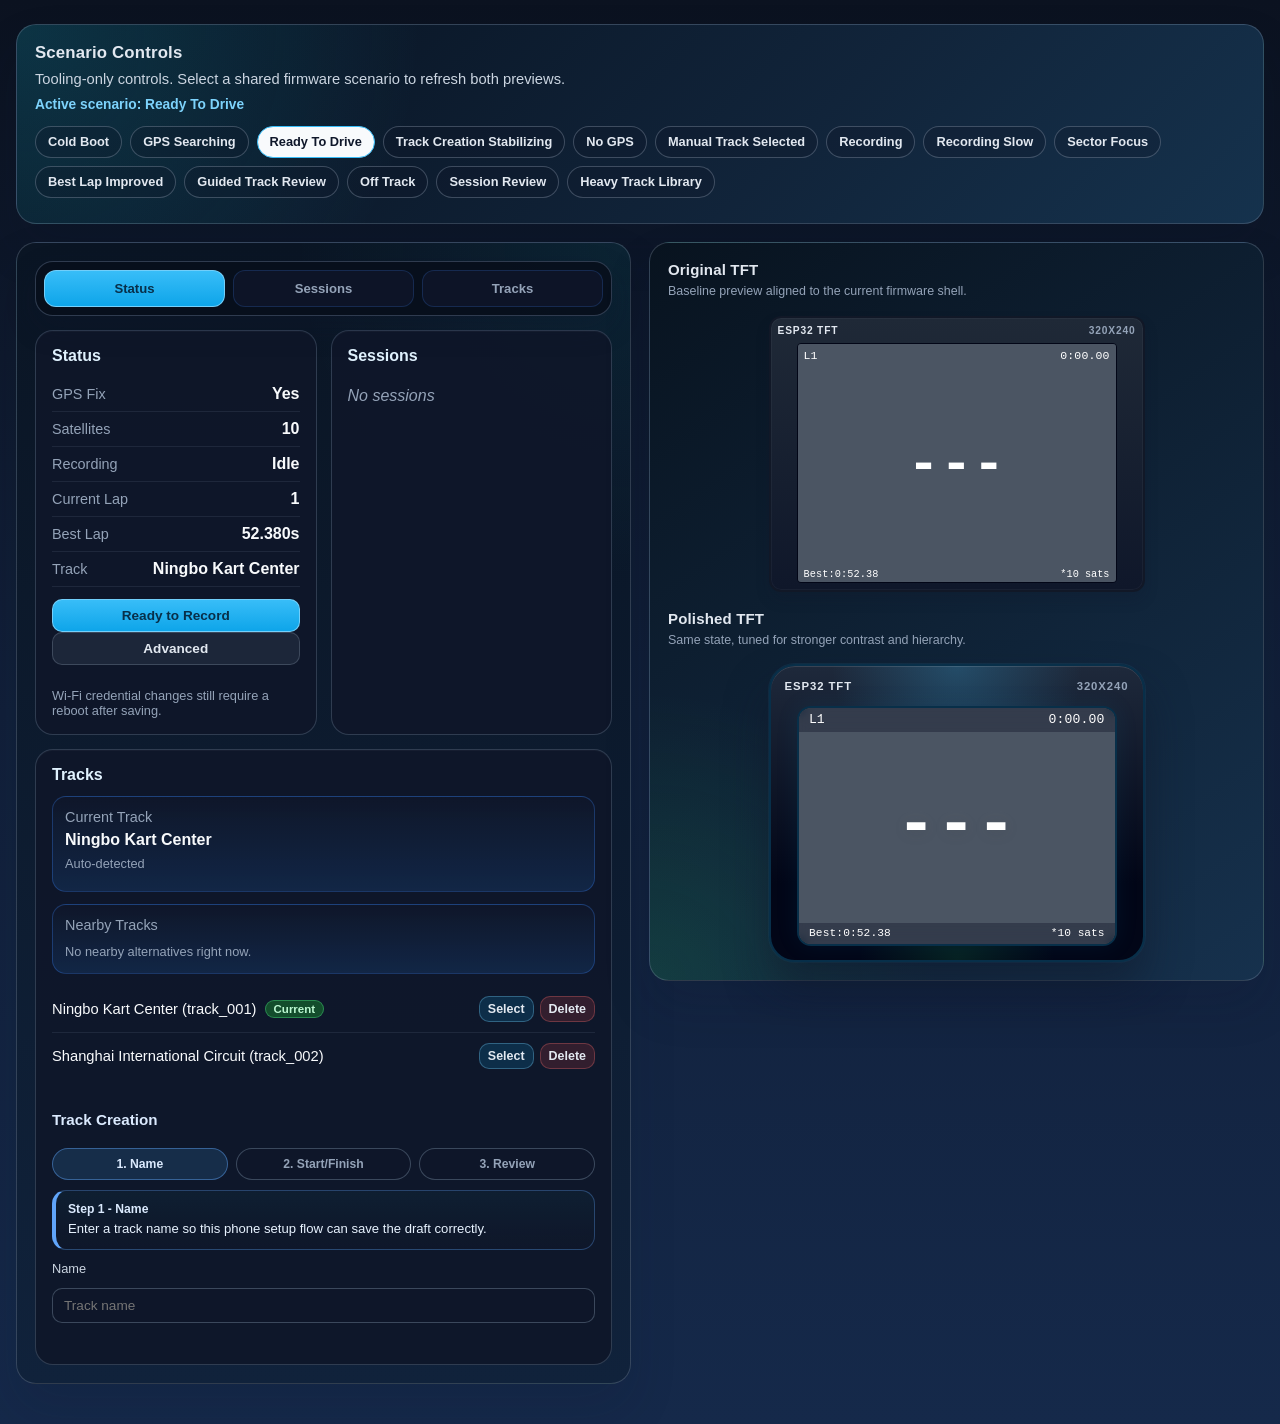
<file: tools/ui_preview/index.html>
<!doctype html>
<html lang="en">
  <head>
    <meta charset="utf-8" />
    <meta name="viewport" content="width=device-width,initial-scale=1,shrink-to-fit=no" />
    <title>UI Preview Workbench</title>
    <link rel="stylesheet" href="styles.css" />
  </head>
  <body>
    <div id="workbench-layout">
      <div id="scenario-controls-root" aria-label="Scenario Controls"></div>
      <div id="web-console-root" aria-label="Web Console Preview"></div>
      <div id="device-screen-root" aria-label="Device Screen Preview"></div>
    </div>

    <script defer src="scenarios.js"></script>
    <script defer src="web_console.js"></script>
    <script defer src="device_screen.js"></script>
    <script defer src="app.js"></script>
  </body>
</html>
</file>
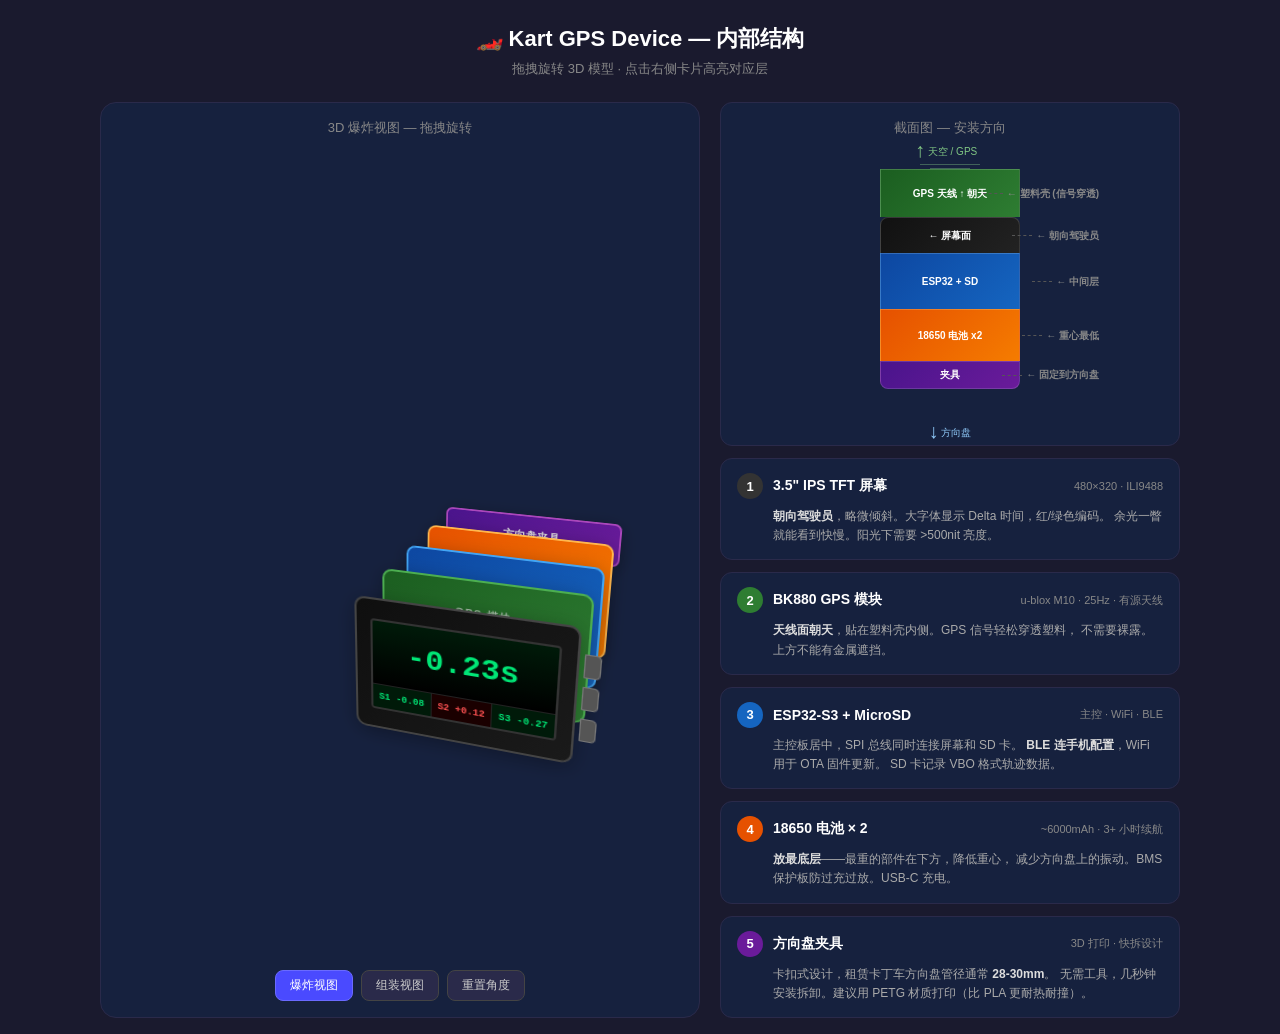
<file: device_3d_view.html>
<!DOCTYPE html>
<html lang="zh-CN">
<head>
<meta charset="UTF-8">
<meta name="viewport" content="width=device-width, initial-scale=1.0">
<title>Kart GPS Device - 3D Layout</title>
<style>
  * { margin: 0; padding: 0; box-sizing: border-box; }
  body {
    background: #1a1a2e;
    color: #e0e0e0;
    font-family: -apple-system, BlinkMacSystemFont, 'Segoe UI', sans-serif;
    overflow-x: hidden;
    min-height: 100vh;
  }

  .header {
    text-align: center;
    padding: 24px 16px 8px;
  }
  .header h1 {
    font-size: 22px;
    font-weight: 600;
    color: #fff;
    margin-bottom: 6px;
  }
  .header p {
    font-size: 13px;
    color: #888;
  }

  .main-container {
    display: flex;
    flex-wrap: wrap;
    justify-content: center;
    gap: 20px;
    padding: 16px;
    max-width: 1200px;
    margin: 0 auto;
  }

  /* 3D Scene */
  .scene-wrapper {
    flex: 1 1 500px;
    max-width: 600px;
    min-height: 520px;
    background: #16213e;
    border-radius: 16px;
    border: 1px solid #2a2a4a;
    padding: 16px;
    display: flex;
    flex-direction: column;
  }

  .scene-label {
    font-size: 13px;
    color: #888;
    margin-bottom: 8px;
    text-align: center;
  }

  .scene {
    flex: 1;
    perspective: 900px;
    display: flex;
    align-items: center;
    justify-content: center;
    cursor: grab;
    user-select: none;
    position: relative;
  }
  .scene:active { cursor: grabbing; }

  .device {
    transform-style: preserve-3d;
    transition: transform 0.05s linear;
    position: relative;
  }

  .layer {
    position: absolute;
    width: 200px;
    height: 130px;
    border-radius: 10px;
    display: flex;
    flex-direction: column;
    align-items: center;
    justify-content: center;
    font-size: 12px;
    font-weight: 600;
    backface-visibility: visible;
    border: 2px solid rgba(255,255,255,0.15);
    transition: transform 0.6s cubic-bezier(0.25, 0.46, 0.45, 0.94),
                opacity 0.4s ease;
    box-shadow: 0 4px 20px rgba(0,0,0,0.3);
  }

  .layer-label {
    font-size: 11px;
    font-weight: 700;
    text-transform: uppercase;
    letter-spacing: 1px;
    margin-bottom: 4px;
    opacity: 0.7;
  }

  .layer-content {
    font-size: 13px;
    font-weight: 600;
    text-align: center;
    line-height: 1.4;
  }

  .layer-detail {
    font-size: 10px;
    opacity: 0.6;
    margin-top: 3px;
  }

  /* Layer 1: Screen */
  .layer-screen {
    background: linear-gradient(135deg, #0f0f0f 0%, #1a1a1a 100%);
    border-color: #444;
    transform: translateZ(60px);
  }
  .screen-display {
    width: 170px;
    height: 90px;
    background: #000;
    border-radius: 4px;
    border: 2px solid #333;
    display: flex;
    flex-direction: column;
    overflow: hidden;
  }
  .screen-delta {
    flex: 1;
    display: flex;
    align-items: center;
    justify-content: center;
    font-size: 28px;
    font-weight: 900;
    color: #00e676;
    font-family: 'Courier New', monospace;
    background: linear-gradient(180deg, #001a09 0%, #000 100%);
  }
  .screen-sectors {
    display: flex;
    height: 24px;
    border-top: 1px solid #222;
  }
  .screen-sector {
    flex: 1;
    display: flex;
    align-items: center;
    justify-content: center;
    font-size: 9px;
    font-weight: 700;
    font-family: 'Courier New', monospace;
  }
  .screen-sector.fast { color: #00e676; background: #001a09; }
  .screen-sector.slow { color: #ff5252; background: #1a0000; }
  .screen-sector:not(:last-child) { border-right: 1px solid #222; }

  /* Layer 2: GPS */
  .layer-gps {
    background: linear-gradient(135deg, #1b5e20 0%, #2e7d32 100%);
    border-color: #4caf50;
    transform: translateZ(20px);
  }
  .gps-chip {
    width: 50px;
    height: 50px;
    background: linear-gradient(135deg, #333 0%, #555 100%);
    border-radius: 4px;
    display: flex;
    align-items: center;
    justify-content: center;
    font-size: 8px;
    color: #aaa;
    border: 1px solid #666;
    margin: 4px 0;
    position: relative;
  }
  .gps-chip::after {
    content: '↑ 信号';
    position: absolute;
    top: -16px;
    font-size: 9px;
    color: #81c784;
  }
  .antenna-icon {
    width: 36px;
    height: 36px;
    border: 2px solid #81c784;
    border-radius: 50%;
    position: relative;
    display: flex;
    align-items: center;
    justify-content: center;
  }
  .antenna-icon::before {
    content: '';
    width: 20px;
    height: 20px;
    border: 2px solid #a5d6a7;
    border-radius: 50%;
  }
  .antenna-icon::after {
    content: '';
    position: absolute;
    width: 8px;
    height: 8px;
    background: #4caf50;
    border-radius: 50%;
  }

  /* Layer 3: ESP32 + SD */
  .layer-mcu {
    background: linear-gradient(135deg, #0d47a1 0%, #1565c0 100%);
    border-color: #42a5f5;
    transform: translateZ(-20px);
  }
  .mcu-chips {
    display: flex;
    gap: 16px;
    margin-top: 4px;
  }
  .chip {
    padding: 6px 10px;
    background: rgba(0,0,0,0.3);
    border-radius: 4px;
    font-size: 10px;
    border: 1px solid rgba(255,255,255,0.2);
    text-align: center;
    line-height: 1.4;
  }
  .chip-label {
    font-size: 8px;
    opacity: 0.6;
  }

  /* Layer 4: Battery */
  .layer-battery {
    background: linear-gradient(135deg, #e65100 0%, #f57c00 100%);
    border-color: #ffb74d;
    transform: translateZ(-60px);
  }
  .battery-cells {
    display: flex;
    gap: 12px;
    margin-top: 4px;
  }
  .battery-cell {
    width: 55px;
    height: 22px;
    background: linear-gradient(90deg, #333 0%, #555 90%, #888 90%, #888 100%);
    border-radius: 3px 5px 5px 3px;
    border: 1px solid #666;
    display: flex;
    align-items: center;
    justify-content: center;
    font-size: 8px;
    color: #ccc;
  }

  /* Layer 5: Mount */
  .layer-mount {
    background: linear-gradient(135deg, #4a148c 0%, #6a1b9a 100%);
    border-color: #ab47bc;
    transform: translateZ(-100px);
    height: 50px;
    border-radius: 8px;
  }

  /* Buttons on side */
  .side-buttons {
    position: absolute;
    right: -20px;
    top: 50%;
    transform: translateY(-50%) translateZ(0px);
    display: flex;
    flex-direction: column;
    gap: 8px;
  }
  .side-btn {
    width: 14px;
    height: 22px;
    background: #555;
    border-radius: 0 4px 4px 0;
    border: 1px solid #777;
  }

  /* Controls */
  .controls {
    display: flex;
    gap: 8px;
    justify-content: center;
    margin-top: 12px;
    flex-wrap: wrap;
  }
  .ctrl-btn {
    padding: 6px 14px;
    border: 1px solid #444;
    background: #2a2a4a;
    color: #ccc;
    border-radius: 8px;
    cursor: pointer;
    font-size: 12px;
    transition: all 0.2s;
  }
  .ctrl-btn:hover { background: #3a3a5a; border-color: #666; }
  .ctrl-btn.active { background: #4a4aff; border-color: #6a6aff; color: #fff; }

  /* Right panel */
  .info-panel {
    flex: 1 1 320px;
    max-width: 460px;
    display: flex;
    flex-direction: column;
    gap: 12px;
  }

  .layer-card {
    background: #16213e;
    border-radius: 12px;
    border: 1px solid #2a2a4a;
    padding: 14px 16px;
    transition: all 0.3s;
    cursor: pointer;
  }
  .layer-card:hover {
    border-color: #4a4a6a;
    background: #1a2548;
  }
  .layer-card.highlighted {
    border-color: var(--highlight-color, #4a4aff);
    background: #1a2548;
    box-shadow: 0 0 20px rgba(74, 74, 255, 0.15);
  }

  .card-header {
    display: flex;
    align-items: center;
    gap: 10px;
    margin-bottom: 8px;
  }
  .card-num {
    width: 26px;
    height: 26px;
    border-radius: 50%;
    display: flex;
    align-items: center;
    justify-content: center;
    font-size: 13px;
    font-weight: 700;
    color: #fff;
    flex-shrink: 0;
  }
  .card-title {
    font-size: 14px;
    font-weight: 700;
    color: #fff;
  }
  .card-subtitle {
    font-size: 11px;
    color: #888;
    margin-left: auto;
  }
  .card-body {
    font-size: 12px;
    color: #aaa;
    line-height: 1.6;
    padding-left: 36px;
  }
  .card-body strong { color: #ddd; }

  /* Side view */
  .side-view-wrapper {
    background: #16213e;
    border-radius: 12px;
    border: 1px solid #2a2a4a;
    padding: 16px;
  }
  .side-view-label {
    font-size: 13px;
    color: #888;
    margin-bottom: 12px;
    text-align: center;
  }

  .side-view {
    position: relative;
    height: 280px;
    display: flex;
    align-items: center;
    justify-content: center;
  }

  .sv-device {
    width: 140px;
    height: 240px;
    position: relative;
    display: flex;
    flex-direction: column;
  }

  .sv-layer {
    display: flex;
    align-items: center;
    justify-content: center;
    font-size: 10px;
    font-weight: 600;
    color: #fff;
    border: 1px solid rgba(255,255,255,0.15);
    position: relative;
  }

  .sv-screen {
    height: 36px;
    background: linear-gradient(135deg, #111 0%, #222 100%);
    border-radius: 8px 8px 0 0;
    border-bottom: none;
  }
  .sv-gps {
    height: 48px;
    background: linear-gradient(135deg, #1b5e20 0%, #2e7d32 100%);
    border-bottom: none;
  }
  .sv-mcu {
    height: 56px;
    background: linear-gradient(135deg, #0d47a1 0%, #1565c0 100%);
    border-bottom: none;
  }
  .sv-battery {
    height: 52px;
    background: linear-gradient(135deg, #e65100 0%, #f57c00 100%);
    border-bottom: none;
  }
  .sv-mount {
    height: 28px;
    background: linear-gradient(135deg, #4a148c 0%, #6a1b9a 100%);
    border-radius: 0 0 8px 8px;
  }

  .sv-bracket {
    position: absolute;
    right: -80px;
    font-size: 10px;
    color: #888;
    display: flex;
    align-items: center;
    gap: 4px;
    white-space: nowrap;
  }
  .sv-bracket::before {
    content: '';
    width: 20px;
    border-top: 1px dashed #555;
  }

  .sv-arrow {
    position: absolute;
    font-size: 20px;
  }
  .sv-arrow-sky {
    top: -30px;
    left: 50%;
    transform: translateX(-50%);
    color: #81c784;
  }
  .sv-arrow-sky::after {
    content: ' 天空 / GPS信号';
    font-size: 10px;
    vertical-align: middle;
  }
  .sv-arrow-you {
    bottom: -34px;
    left: 50%;
    transform: translateX(-50%);
    color: #90caf9;
  }
  .sv-arrow-you::after {
    content: ' 方向盘';
    font-size: 10px;
    vertical-align: middle;
  }

  .sv-signal-lines {
    position: absolute;
    top: -5px;
    left: 50%;
    transform: translateX(-50%);
    display: flex;
    flex-direction: column;
    align-items: center;
    gap: 3px;
    opacity: 0.4;
    pointer-events: none;
  }
  .sv-signal-line {
    height: 1px;
    background: #81c784;
  }

  /* Exploded toggle */
  .exploded .layer-screen  { transform: translateZ(120px); }
  .exploded .layer-gps     { transform: translateZ(50px); }
  .exploded .layer-mcu     { transform: translateZ(-20px); }
  .exploded .layer-battery { transform: translateZ(-90px); }
  .exploded .layer-mount   { transform: translateZ(-160px); }

  @media (max-width: 768px) {
    .main-container { flex-direction: column; align-items: center; }
    .info-panel { max-width: 100%; }
  }
</style>
</head>
<body>

<div class="header">
  <h1>🏎️ Kart GPS Device — 内部结构</h1>
  <p>拖拽旋转 3D 模型 · 点击右侧卡片高亮对应层</p>
</div>

<div class="main-container">
  <!-- Left: 3D Scene -->
  <div class="scene-wrapper">
    <div class="scene-label">3D 爆炸视图 — 拖拽旋转</div>
    <div class="scene" id="scene">
      <div class="device" id="device">

        <!-- Layer 1: Screen (top, faces driver) -->
        <div class="layer layer-screen" data-layer="screen">
          <div class="screen-display">
            <div class="screen-delta">-0.23s</div>
            <div class="screen-sectors">
              <div class="screen-sector fast">S1 -0.08</div>
              <div class="screen-sector slow">S2 +0.12</div>
              <div class="screen-sector fast">S3 -0.27</div>
            </div>
          </div>
          <div class="side-buttons">
            <div class="side-btn"></div>
            <div class="side-btn"></div>
            <div class="side-btn"></div>
          </div>
        </div>

        <!-- Layer 2: GPS module -->
        <div class="layer layer-gps" data-layer="gps">
          <div class="layer-label">GPS 模块</div>
          <div style="display:flex;align-items:center;gap:16px;">
            <div class="gps-chip">
              <div class="antenna-icon"></div>
            </div>
            <div style="text-align:left;">
              <div class="layer-content">BK880</div>
              <div class="layer-detail">u-blox M10 · 25Hz</div>
              <div class="layer-detail">天线朝上 ↑</div>
            </div>
          </div>
        </div>

        <!-- Layer 3: ESP32 + SD -->
        <div class="layer layer-mcu" data-layer="mcu">
          <div class="layer-label">主控板</div>
          <div class="mcu-chips">
            <div class="chip">
              ESP32-S3
              <div class="chip-label">WiFi + BLE</div>
            </div>
            <div class="chip">
              MicroSD
              <div class="chip-label">VBO 数据</div>
            </div>
          </div>
        </div>

        <!-- Layer 4: Battery -->
        <div class="layer layer-battery" data-layer="battery">
          <div class="layer-label">电源</div>
          <div class="battery-cells">
            <div class="battery-cell">18650</div>
            <div class="battery-cell">18650</div>
          </div>
          <div class="layer-detail" style="margin-top:4px;">BMS 充电保护板 · USB-C 充电</div>
        </div>

        <!-- Layer 5: Mount -->
        <div class="layer layer-mount" data-layer="mount">
          <div class="layer-content">方向盘夹具</div>
        </div>

      </div>
    </div>

    <div class="controls">
      <button class="ctrl-btn active" id="btn-exploded" onclick="toggleExploded()">爆炸视图</button>
      <button class="ctrl-btn" id="btn-assembled" onclick="toggleAssembled()">组装视图</button>
      <button class="ctrl-btn" onclick="resetRotation()">重置角度</button>
    </div>
  </div>

  <!-- Right: Info Panel -->
  <div class="info-panel">
    <!-- Side Cross-Section -->
    <div class="side-view-wrapper">
      <div class="side-view-label">截面图 — 安装方向</div>
      <div class="side-view">
        <div class="sv-device">
          <div class="sv-arrow sv-arrow-sky">↑</div>
          <div class="sv-signal-lines">
            <div class="sv-signal-line" style="width:60px"></div>
            <div class="sv-signal-line" style="width:40px"></div>
            <div class="sv-signal-line" style="width:20px"></div>
          </div>

          <div class="sv-layer sv-gps">
            GPS 天线 ↑ 朝天
            <span class="sv-bracket">← 塑料壳 (信号穿透)</span>
          </div>
          <div class="sv-layer sv-screen">
            ← 屏幕面
            <span class="sv-bracket">← 朝向驾驶员</span>
          </div>
          <div class="sv-layer sv-mcu">
            ESP32 + SD
            <span class="sv-bracket">← 中间层</span>
          </div>
          <div class="sv-layer sv-battery">
            18650 电池 x2
            <span class="sv-bracket">← 重心最低</span>
          </div>
          <div class="sv-layer sv-mount">
            夹具
            <span class="sv-bracket">← 固定到方向盘</span>
          </div>

          <div class="sv-arrow sv-arrow-you">↓</div>
        </div>
      </div>
    </div>

    <!-- Layer Cards -->
    <div class="layer-card" data-target="screen" onclick="highlightLayer('screen')"
         style="--highlight-color: #666">
      <div class="card-header">
        <div class="card-num" style="background:#333">1</div>
        <div class="card-title">3.5" IPS TFT 屏幕</div>
        <div class="card-subtitle">480×320 · ILI9488</div>
      </div>
      <div class="card-body">
        <strong>朝向驾驶员</strong>，略微倾斜。大字体显示 Delta 时间，红/绿色编码。
        余光一瞥就能看到快慢。阳光下需要 >500nit 亮度。
      </div>
    </div>

    <div class="layer-card" data-target="gps" onclick="highlightLayer('gps')"
         style="--highlight-color: #4caf50">
      <div class="card-header">
        <div class="card-num" style="background:#2e7d32">2</div>
        <div class="card-title">BK880 GPS 模块</div>
        <div class="card-subtitle">u-blox M10 · 25Hz · 有源天线</div>
      </div>
      <div class="card-body">
        <strong>天线面朝天</strong>，贴在塑料壳内侧。GPS 信号轻松穿透塑料，
        不需要裸露。上方不能有金属遮挡。
      </div>
    </div>

    <div class="layer-card" data-target="mcu" onclick="highlightLayer('mcu')"
         style="--highlight-color: #42a5f5">
      <div class="card-header">
        <div class="card-num" style="background:#1565c0">3</div>
        <div class="card-title">ESP32-S3 + MicroSD</div>
        <div class="card-subtitle">主控 · WiFi · BLE</div>
      </div>
      <div class="card-body">
        主控板居中，SPI 总线同时连接屏幕和 SD 卡。
        <strong>BLE 连手机配置</strong>，WiFi 用于 OTA 固件更新。
        SD 卡记录 VBO 格式轨迹数据。
      </div>
    </div>

    <div class="layer-card" data-target="battery" onclick="highlightLayer('battery')"
         style="--highlight-color: #ffb74d">
      <div class="card-header">
        <div class="card-num" style="background:#e65100">4</div>
        <div class="card-title">18650 电池 × 2</div>
        <div class="card-subtitle">~6000mAh · 3+ 小时续航</div>
      </div>
      <div class="card-body">
        <strong>放最底层</strong>——最重的部件在下方，降低重心，
        减少方向盘上的振动。BMS 保护板防过充过放。USB-C 充电。
      </div>
    </div>

    <div class="layer-card" data-target="mount" onclick="highlightLayer('mount')"
         style="--highlight-color: #ab47bc">
      <div class="card-header">
        <div class="card-num" style="background:#6a1b9a">5</div>
        <div class="card-title">方向盘夹具</div>
        <div class="card-subtitle">3D 打印 · 快拆设计</div>
      </div>
      <div class="card-body">
        卡扣式设计，租赁卡丁车方向盘管径通常 <strong>28-30mm</strong>。
        无需工具，几秒钟安装拆卸。建议用 PETG 材质打印（比 PLA 更耐热耐撞）。
      </div>
    </div>
  </div>
</div>

<script>
  const device = document.getElementById('device');
  const scene = document.getElementById('scene');
  let rotX = -20, rotY = -30;
  let dragging = false, lastX = 0, lastY = 0;
  let isExploded = true;

  function updateTransform() {
    device.style.transform = `rotateX(${rotX}deg) rotateY(${rotY}deg)`;
  }
  updateTransform();

  scene.addEventListener('pointerdown', (e) => {
    dragging = true;
    lastX = e.clientX;
    lastY = e.clientY;
    scene.setPointerCapture(e.pointerId);
  });

  scene.addEventListener('pointermove', (e) => {
    if (!dragging) return;
    const dx = e.clientX - lastX;
    const dy = e.clientY - lastY;
    rotY += dx * 0.5;
    rotX -= dy * 0.5;
    rotX = Math.max(-80, Math.min(80, rotX));
    lastX = e.clientX;
    lastY = e.clientY;
    updateTransform();
  });

  scene.addEventListener('pointerup', () => { dragging = false; });

  function toggleExploded() {
    isExploded = true;
    device.classList.add('exploded');
    document.getElementById('btn-exploded').classList.add('active');
    document.getElementById('btn-assembled').classList.remove('active');
  }

  function toggleAssembled() {
    isExploded = false;
    device.classList.remove('exploded');
    document.getElementById('btn-assembled').classList.add('active');
    document.getElementById('btn-exploded').classList.remove('active');
  }

  function resetRotation() {
    rotX = -20;
    rotY = -30;
    updateTransform();
  }

  // Start in exploded view
  device.classList.add('exploded');

  // Highlight layer
  function highlightLayer(name) {
    // Cards
    document.querySelectorAll('.layer-card').forEach(c => c.classList.remove('highlighted'));
    const card = document.querySelector(`.layer-card[data-target="${name}"]`);
    if (card) card.classList.add('highlighted');

    // 3D layers
    document.querySelectorAll('.layer').forEach(l => {
      l.style.opacity = l.dataset.layer === name ? '1' : '0.3';
    });

    // Reset after 2s
    clearTimeout(window._hlTimeout);
    window._hlTimeout = setTimeout(() => {
      document.querySelectorAll('.layer').forEach(l => l.style.opacity = '1');
      document.querySelectorAll('.layer-card').forEach(c => c.classList.remove('highlighted'));
    }, 3000);
  }

  // Slow auto-rotate when not dragging
  let autoRotate = true;
  scene.addEventListener('pointerdown', () => { autoRotate = false; });
  scene.addEventListener('pointerup', () => {
    setTimeout(() => { autoRotate = true; }, 3000);
  });

  function animate() {
    if (autoRotate && !dragging) {
      rotY += 0.15;
      updateTransform();
    }
    requestAnimationFrame(animate);
  }
  animate();
</script>

</body>
</html>
</file>
<file: tools/ui_preview/styles.css>
:root {
  --preview-background: linear-gradient(180deg, #0b1220 0%, #11203a 50%, #15294a 100%);
  --panel-shadow: 0 24px 48px rgba(15, 23, 42, 0.14);
  --shell-border: rgba(148, 163, 184, 0.28);
  --shell-panel: rgba(255, 255, 255, 0.9);
  color: #1f2937;
}

*,
*::before,
*::after {
  box-sizing: border-box;
}

body {
  margin: 0;
  min-height: 100vh;
  background: var(--preview-background);
  font-family: "SF Pro Text", "Segoe UI", sans-serif;
  color: inherit;
}

#workbench-layout {
  min-height: 100vh;
  max-width: 1440px;
  margin: 0 auto;
  padding: 24px 16px 40px;
  display: grid;
  gap: 18px;
  grid-template-columns: 1fr;
}

#workbench-layout > div {
  border: 1px solid var(--shell-border);
  border-radius: 20px;
  min-height: 200px;
  padding: 18px;
  backdrop-filter: blur(18px);
  box-shadow: var(--panel-shadow);
}

#scenario-controls-root {
  grid-column: 1 / -1;
  min-height: auto;
  background:
    radial-gradient(circle at top left, rgba(34, 211, 238, 0.18), transparent 32%),
    linear-gradient(135deg, #07111f, #11243a 62%, #15324d);
  border-color: rgba(125, 211, 252, 0.32);
  color: #e2e8f0;
}

.scenario-controls__title {
  margin: 0;
  font-size: 1.05rem;
  letter-spacing: 0.01em;
}

.scenario-controls__description {
  margin: 8px 0 0;
  color: #cbd5e1;
  font-size: 0.92rem;
}

.scenario-controls__active {
  margin: 10px 0 0;
  color: #7dd3fc;
  font-size: 0.86rem;
  font-weight: 600;
}

.scenario-controls__buttons {
  margin-top: 14px;
  display: flex;
  flex-wrap: wrap;
  gap: 8px;
}

.scenario-button {
  border: 1px solid rgba(148, 163, 184, 0.35);
  background: rgba(15, 23, 42, 0.28);
  color: #e2e8f0;
  border-radius: 999px;
  padding: 8px 12px;
  font-size: 0.8rem;
  line-height: 1.1;
  font-weight: 600;
  cursor: pointer;
  transition:
    transform 140ms ease,
    border-color 140ms ease,
    background-color 140ms ease;
}

.scenario-button:hover {
  border-color: rgba(125, 211, 252, 0.55);
  background: rgba(15, 23, 42, 0.52);
  transform: translateY(-1px);
}

.scenario-button.is-active {
  border-color: #38bdf8;
  background: #f8fafc;
  color: #0f172a;
}

.preview-fallback h2 {
  margin: 0;
  font-size: 1rem;
}

.preview-fallback p {
  margin: 8px 0 0;
}

#web-console-root {
  background:
    radial-gradient(circle at top right, rgba(34, 211, 238, 0.08), transparent 26%),
    linear-gradient(180deg, #0a1524, #10223b);
}

.web-console-preview {
  display: grid;
  gap: 14px;
  grid-template-columns: 1fr;
  padding-bottom: 86px;
}

.web-console__tabs {
  position: sticky;
  bottom: 0;
  display: grid;
  grid-template-columns: repeat(3, minmax(0, 1fr));
  gap: 8px;
  padding: 8px;
  border: 1px solid rgba(51, 65, 85, 0.9);
  border-radius: 18px;
  background: rgba(8, 15, 28, 0.94);
  box-shadow: 0 12px 28px rgba(15, 23, 42, 0.28);
  z-index: 2;
}

.web-console__tab {
  border: 1px solid rgba(59, 130, 246, 0.2);
  border-radius: 12px;
  padding: 10px 8px;
  background: rgba(15, 23, 42, 0.82);
  color: #94a3b8;
  font-size: 0.82rem;
  font-weight: 700;
}

.web-console__tab--active {
  border-color: rgba(125, 211, 252, 0.9);
  background: linear-gradient(180deg, #38bdf8, #0ea5e9);
  color: #082f49;
}

.web-console__panel {
  display: none;
}

.web-console__panel--active {
  display: block;
}

.web-console__card {
  border: 1px solid rgba(51, 65, 85, 0.9);
  border-radius: 18px;
  background: rgba(15, 23, 42, 0.9);
  padding: 16px;
  box-shadow: inset 0 1px 0 rgba(255, 255, 255, 0.03);
}

.web-console__card h2 {
  margin: 0 0 12px;
  font-size: 1rem;
  color: #e0f2fe;
}

.web-console__subheading {
  margin: 16px 0 10px;
  font-size: 0.95rem;
  color: #dbeafe;
}

.web-console__row {
  display: flex;
  justify-content: space-between;
  align-items: center;
  gap: 10px;
  padding: 8px 0;
  border-bottom: 1px solid rgba(148, 163, 184, 0.12);
}

.web-console__row:last-of-type {
  border-bottom: 0;
}

.web-console__label {
  color: #94a3b8;
  font-size: 0.9rem;
}

.web-console__value {
  font-weight: 700;
  color: #f8fafc;
}

.web-console__recording-cta,
.web-console__primary-button,
.web-console__secondary-button,
.web-console__action-button {
  border: 1px solid rgba(148, 163, 184, 0.28);
  border-radius: 10px;
  padding: 8px 12px;
  font-size: 0.85rem;
  font-weight: 700;
  color: #e2e8f0;
  background: rgba(30, 41, 59, 0.92);
}

.web-console__recording-cta,
.web-console__primary-button {
  margin-top: 12px;
  width: 100%;
  background: linear-gradient(180deg, #38bdf8, #0ea5e9);
  border-color: rgba(125, 211, 252, 0.9);
  color: #082f49;
}

.web-console__recording-cta--active {
  background: linear-gradient(180deg, #f97316, #ea580c);
  border-color: rgba(251, 146, 60, 0.9);
  color: #fff7ed;
}

.web-console__secondary-button {
  margin-top: 6px;
  width: 100%;
  background: rgba(30, 41, 59, 0.92);
  color: #e2e8f0;
}

.web-console__list {
  margin: 0;
  padding: 0;
  list-style: none;
}

.web-console__item {
  border-bottom: 1px solid rgba(148, 163, 184, 0.12);
  padding: 10px 0;
  word-break: break-word;
}

.web-console__item:last-child {
  border-bottom: 0;
}

.web-console__item--empty {
  color: #94a3b8;
  font-style: italic;
}

.web-console__session-link {
  color: #bae6fd;
  display: block;
  max-width: 100%;
  overflow-wrap: anywhere;
  word-break: break-word;
  text-align: right;
}

.web-console__item--session {
  padding: 0;
  border-bottom: 0;
}

.web-console__session-card {
  display: grid;
  gap: 10px;
  border: 1px solid rgba(59, 130, 246, 0.18);
  border-radius: 14px;
  padding: 12px;
  background: rgba(15, 23, 42, 0.82);
}

.web-console__session-grid {
  display: grid;
  grid-template-columns: repeat(3, minmax(0, 1fr));
  gap: 10px;
}

.web-console__session-grid > div {
  min-width: 0;
  overflow-wrap: anywhere;
  word-break: break-word;
}

.web-console__session-label {
  display: block;
  margin-bottom: 3px;
  color: #94a3b8;
  font-size: 0.72rem;
}

.web-console__session-actions {
  display: flex;
  justify-content: flex-end;
  min-width: 0;
}

.web-console__item--track {
  display: flex;
  justify-content: space-between;
  align-items: center;
  gap: 8px;
}

.web-console__track-name-wrap {
  display: inline-flex;
  align-items: center;
  gap: 8px;
  flex-wrap: wrap;
}

.web-console__track-name {
  color: #f8fafc;
  font-size: 0.92rem;
}

.web-console__track-badge {
  display: inline-flex;
  align-items: center;
  justify-content: center;
  border-radius: 999px;
  border: 1px solid rgba(96, 165, 250, 0.4);
  padding: 2px 8px;
  font-size: 0.72rem;
  font-weight: 700;
  color: #bfdbfe;
  background: rgba(30, 64, 175, 0.2);
}

.web-console__track-badge--current {
  color: #bbf7d0;
  border-color: rgba(74, 222, 128, 0.42);
  background: rgba(20, 83, 45, 0.92);
}

.web-console__track-actions {
  display: inline-flex;
  gap: 6px;
}

.web-console__current-track {
  display: grid;
  gap: 6px;
  margin-bottom: 12px;
  border: 1px solid rgba(59, 130, 246, 0.3);
  border-radius: 14px;
  padding: 12px;
  background: linear-gradient(180deg, rgba(15, 23, 42, 0.92), rgba(19, 41, 75, 0.86));
}

.web-console__row--tight {
  padding: 0;
  border-bottom: 0;
}

.web-console__current-track-name {
  color: #f8fafc;
  font-size: 1rem;
  font-weight: 700;
}

.web-console__current-track--nearby {
  gap: 10px;
}

.web-console__nearby-track {
  display: flex;
  justify-content: space-between;
  align-items: center;
  gap: 10px;
  border: 1px solid rgba(59, 130, 246, 0.2);
  border-radius: 12px;
  padding: 10px;
  background: rgba(10, 25, 47, 0.56);
}

.web-console__nearby-track-copy {
  display: grid;
  gap: 2px;
  color: #e2e8f0;
}

.web-console__recording-reason {
  min-height: 1.2em;
  margin-top: 8px;
  color: #94a3b8;
  font-size: 0.8rem;
  line-height: 1.4;
}

.web-console__advanced-toggle {
  margin-top: 0;
}

.web-console__action-button {
  padding: 5px 8px;
  font-size: 0.78rem;
  background: rgba(14, 165, 233, 0.16);
  border-color: rgba(125, 211, 252, 0.32);
}

.web-console__action-button--danger {
  background: rgba(239, 68, 68, 0.16);
  border-color: rgba(248, 113, 113, 0.3);
}

.web-console__form {
  display: grid;
  gap: 8px;
}

.web-console__field {
  display: grid;
  gap: 4px;
  color: #cbd5e1;
  font-size: 0.85rem;
}

.web-console__input {
  width: 100%;
  border: 1px solid rgba(71, 85, 105, 0.8);
  border-radius: 10px;
  padding: 9px 11px;
  font-size: 0.85rem;
  color: #e2e8f0;
  background: rgba(15, 23, 42, 0.88);
}

.web-console__input:disabled,
.web-console__recording-cta:disabled,
.web-console__primary-button:disabled,
.web-console__secondary-button:disabled,
.web-console__action-button:disabled {
  opacity: 1;
  cursor: not-allowed;
}

.web-console__hint {
  margin: 0;
  color: #94a3b8;
  font-size: 0.8rem;
}

.web-console__track-creation {
  display: grid;
  gap: 10px;
  margin-top: 16px;
}

.web-console__setup-coach {
  display: grid;
  gap: 4px;
  border: 1px solid rgba(96, 165, 250, 0.32);
  border-left: 4px solid #60a5fa;
  border-radius: 14px;
  padding: 11px 12px;
  background: linear-gradient(180deg, rgba(15, 31, 50, 0.96), rgba(15, 23, 42, 0.9));
}

.web-console__setup-coach-title {
  color: #dbeafe;
  font-size: 0.76rem;
  font-weight: 800;
}

.web-console__setup-coach-body {
  color: #e8f3ff;
  font-size: 0.82rem;
  line-height: 1.35;
}

.web-console__setup-map {
  display: grid;
  gap: 8px;
  border: 1px solid rgba(59, 130, 246, 0.3);
  border-radius: 14px;
  padding: 10px;
  background: rgba(15, 23, 42, 0.82);
}

.web-console__setup-map svg {
  display: block;
  width: 100%;
  height: auto;
}

.web-console__setup-map-summary {
  display: flex;
  flex-wrap: wrap;
  gap: 7px;
}

.web-console__setup-map-pill {
  display: inline-flex;
  align-items: center;
  border: 1px solid rgba(96, 165, 250, 0.32);
  border-radius: 999px;
  padding: 3px 8px;
  color: #dbeafe;
  background: rgba(15, 35, 58, 0.88);
  font-size: 0.76rem;
}

.web-console__creation-steps {
  display: grid;
  grid-template-columns: repeat(3, minmax(0, 1fr));
  gap: 8px;
}

.web-console__creation-step {
  border: 1px solid rgba(71, 85, 105, 0.8);
  border-radius: 999px;
  padding: 8px 10px;
  text-align: center;
  color: #94a3b8;
  background: rgba(15, 23, 42, 0.82);
  font-size: 0.76rem;
  font-weight: 700;
}

.web-console__creation-step--done {
  border-color: rgba(74, 222, 128, 0.42);
  background: rgba(20, 83, 45, 0.92);
  color: #bbf7d0;
}

.web-console__creation-step--active {
  border-color: rgba(96, 165, 250, 0.44);
  background: rgba(23, 48, 77, 0.92);
  color: #dbeafe;
}

.web-console__creation-stage {
  display: grid;
  gap: 10px;
}

.web-console__review-metrics {
  display: grid;
  gap: 6px;
  margin-top: 10px;
}

.web-console__review-badge {
  display: inline-flex;
  align-items: center;
  justify-content: center;
  width: max-content;
  max-width: 100%;
  padding: 4px 10px;
  border-radius: 999px;
  border: 1px solid rgba(96, 165, 250, 0.3);
  font-size: 0.76rem;
  font-weight: 700;
}

.web-console__review-badge--high {
  color: #bbf7d0;
  background: rgba(20, 83, 45, 0.92);
  border-color: rgba(74, 222, 128, 0.42);
}

.web-console__review-badge--medium {
  color: #fde68a;
  background: rgba(113, 63, 18, 0.88);
  border-color: rgba(245, 158, 11, 0.42);
}

.web-console__review-badge--low {
  color: #fecaca;
  background: rgba(127, 29, 29, 0.88);
  border-color: rgba(248, 113, 113, 0.42);
}

.web-console__validation-panel {
  display: grid;
  gap: 8px;
  border: 1px solid rgba(59, 130, 246, 0.26);
  border-radius: 14px;
  padding: 10px;
  background: rgba(15, 23, 42, 0.76);
}

.web-console__validation-summary {
  display: flex;
  flex-wrap: wrap;
  gap: 8px;
  margin-bottom: 4px;
}

.web-console__validation-chip {
  display: inline-flex;
  align-items: center;
  border: 1px solid rgba(96, 165, 250, 0.3);
  border-radius: 999px;
  padding: 4px 9px;
  font-size: 0.78rem;
  font-weight: 800;
}

.web-console__validation-chip--pass {
  color: #bbf7d0;
  border-color: rgba(74, 222, 128, 0.42);
  background: rgba(20, 83, 45, 0.92);
}

.web-console__validation-chip--reject {
  color: #fecaca;
  border-color: rgba(248, 113, 113, 0.34);
  background: rgba(127, 29, 29, 0.72);
}

.web-console__validation-events {
  display: grid;
  gap: 3px;
  max-height: 130px;
  overflow-y: auto;
  font-family: "Menlo", "Consolas", "SFMono-Regular", monospace;
  font-size: 0.72rem;
}

.web-console__validation-event {
  border-left: 3px solid rgba(148, 163, 184, 0.42);
  padding: 3px 5px;
  color: #e2e8f0;
  background: rgba(10, 22, 38, 0.9);
}

.web-console__validation-event--pass {
  border-left-color: #22c55e;
  color: #bbf7d0;
}

.web-console__validation-event--reject {
  border-left-color: #ef4444;
  color: #fecaca;
}

.web-console__validation-reason {
  color: #94a3b8;
}

.web-console__gps-bar {
  display: grid;
  gap: 7px;
  border: 1px solid rgba(120, 53, 15, 0.55);
  border-left: 4px solid #f87171;
  border-radius: 14px;
  padding: 11px 12px;
  background: linear-gradient(180deg, rgba(31, 41, 55, 0.92), rgba(15, 23, 42, 0.9));
}

.web-console__gps-bar--ok {
  border-left-color: #22c55e;
  border-color: rgba(22, 101, 52, 0.55);
  background: linear-gradient(180deg, rgba(16, 35, 30, 0.96), rgba(15, 23, 42, 0.92));
}

.web-console__gps-bar--warn {
  border-left-color: #f59e0b;
  border-color: rgba(180, 83, 9, 0.58);
  background: linear-gradient(180deg, rgba(67, 40, 4, 0.96), rgba(15, 23, 42, 0.92));
}

.web-console__gps-bar--err {
  border-left-color: #f87171;
}

.web-console__gps-status {
  display: flex;
  justify-content: space-between;
  align-items: center;
  gap: 10px;
  flex-wrap: wrap;
}

.web-console__gps-status-main {
  display: inline-flex;
  align-items: center;
  gap: 8px;
}

.web-console__gps-indicator {
  width: 10px;
  height: 10px;
  border-radius: 999px;
  background: #f87171;
  box-shadow: 0 0 0 3px rgba(248, 113, 113, 0.14);
}

.web-console__gps-bar--ok .web-console__gps-indicator {
  background: #22c55e;
  box-shadow: 0 0 0 3px rgba(34, 197, 94, 0.14);
}

.web-console__gps-bar--warn .web-console__gps-indicator {
  background: #f59e0b;
  box-shadow: 0 0 0 3px rgba(245, 158, 11, 0.16);
}

.web-console__gps-text {
  color: #e2e8f0;
  font-size: 0.84rem;
  font-weight: 700;
}

.web-console__gps-sats {
  color: #94a3b8;
  font-size: 0.78rem;
}

.web-console__track-group {
  display: grid;
  gap: 8px;
}

.web-console__helper {
  margin: 0;
  color: #94a3b8;
  font-size: 0.8rem;
  line-height: 1.4;
}

.web-console__helper--section {
  color: #cbd5e1;
}

.web-console__mark-row {
  display: grid;
  gap: 6px;
}

.web-console__mark-button,
.web-console__inline-action,
.web-console__collapse-toggle {
  border: 1px solid rgba(125, 211, 252, 0.36);
  border-radius: 12px;
  font-weight: 700;
}

.web-console__mark-button {
  width: 100%;
  min-height: 44px;
  padding: 10px 12px;
  font-size: 0.88rem;
  color: #082f49;
  background: linear-gradient(180deg, #38bdf8, #0ea5e9);
}

.web-console__mark-button--marked {
  color: #bbf7d0;
  border-color: rgba(74, 222, 128, 0.42);
  background: linear-gradient(180deg, rgba(20, 83, 45, 0.96), rgba(22, 101, 52, 0.92));
}

.web-console__mark-button--disabled,
.web-console__primary-button--disabled,
.web-console__secondary-button--disabled {
  color: #94a3b8;
  border-color: rgba(71, 85, 105, 0.44);
  background: rgba(51, 65, 85, 0.92);
}

.web-console__coord {
  color: #93c5fd;
  font-size: 0.78rem;
  line-height: 1.35;
  font-family: "Menlo", "Consolas", "SFMono-Regular", monospace;
  word-break: break-word;
}

.web-console__heading-bar {
  display: flex;
  justify-content: space-between;
  align-items: center;
  gap: 8px;
  border: 1px solid rgba(51, 65, 85, 0.9);
  border-radius: 14px;
  padding: 9px 10px;
  background: rgba(15, 23, 42, 0.82);
}

.web-console__heading-value {
  color: #e0f2fe;
  font-size: 0.85rem;
  font-weight: 700;
}

.web-console__inline-action {
  width: auto;
  margin: 0;
  padding: 6px 10px;
  font-size: 0.76rem;
  color: #bae6fd;
  background: rgba(14, 165, 233, 0.14);
}

.web-console__collapse-toggle {
  width: 100%;
  padding: 10px 12px;
  text-align: left;
  color: #bfdbfe;
  background: linear-gradient(180deg, rgba(30, 64, 175, 0.34), rgba(30, 41, 59, 0.82));
  border-color: rgba(96, 165, 250, 0.32);
}

.web-console__sector-list {
  display: grid;
  gap: 10px;
}

.web-console__sector-card {
  display: grid;
  gap: 8px;
  border: 1px solid rgba(51, 65, 85, 0.88);
  border-radius: 14px;
  padding: 10px;
  background: rgba(15, 23, 42, 0.76);
}

.web-console__sector-head {
  display: flex;
  justify-content: space-between;
  align-items: center;
  gap: 8px;
  color: #e2e8f0;
  font-size: 0.86rem;
}

.web-console__track-msg {
  min-height: 1.2em;
  font-size: 0.8rem;
  line-height: 1.4;
}

.web-console__track-msg--success {
  color: #86efac;
}

.web-console__track-msg--error {
  color: #fca5a5;
}

#device-screen-root {
  display: flex;
  align-items: flex-start;
  justify-content: center;
  background:
    radial-gradient(circle at bottom left, rgba(34, 197, 94, 0.14), transparent 30%),
    linear-gradient(145deg, #08131f, #16314d);
}

.device-compare {
  width: 100%;
  display: grid;
  gap: 18px;
  grid-template-columns: repeat(auto-fit, minmax(280px, 1fr));
}

.device-panel {
  display: grid;
  gap: 14px;
  align-content: start;
}

.device-panel__header {
  display: grid;
  gap: 4px;
}

.device-panel__title {
  margin: 0;
  color: #e2e8f0;
  font-size: 0.94rem;
  line-height: 1.2;
  letter-spacing: 0.01em;
}

.device-panel__description {
  margin: 0;
  color: #94a3b8;
  font-size: 0.78rem;
  line-height: 1.4;
  padding-bottom: 1px;
}

.device-preview {
  display: flex;
  justify-content: center;
  width: 100%;
  max-width: 100%;
}

.device-frame {
  width: min(376px, 100%);
  border-radius: 20px;
  border: 2px solid #0f172a;
  background: linear-gradient(180deg, #1f2937, #0f172a);
  padding: clamp(8px, 2.8vw, 14px);
  box-shadow:
    0 18px 28px rgba(15, 23, 42, 0.36),
    inset 0 0 0 1px rgba(255, 255, 255, 0.08);
}

.device-frame__header {
  display: flex;
  justify-content: space-between;
  align-items: center;
  margin-bottom: 10px;
  color: #cbd5e1;
  font-size: 0.72rem;
  font-weight: 700;
  line-height: 1.2;
  letter-spacing: 0.08em;
  text-transform: uppercase;
}

.device-frame__title {
  color: #e2e8f0;
}

.device-frame__resolution {
  color: #94a3b8;
}

.device-screen {
  width: min(320px, 100%);
  height: auto;
  aspect-ratio: 4 / 3;
  margin: 0 auto;
  border-radius: 10px;
  border: 2px solid #020617;
  overflow: hidden;
  font-family: "Menlo", "Consolas", "SFMono-Regular", monospace;
  color: #ffffff;
  background: #000000;
}

.device-preview--original .device-frame {
  border-radius: 12px;
  border-color: #111827;
  background: linear-gradient(180deg, #1f2937, #0f172a);
  padding: 7px;
  box-shadow:
    0 8px 14px rgba(15, 23, 42, 0.18),
    inset 0 0 0 1px rgba(255, 255, 255, 0.04);
}

.device-preview--original .device-frame__header {
  margin-bottom: 6px;
  font-size: 0.64rem;
  color: #64748b;
}

.device-preview--original .device-screen {
  border-radius: 4px;
  border-width: 1px;
  box-shadow: none;
}

.device-preview--original .device-driving__top,
.device-preview--original .device-driving__bottom {
  padding: 2px 6px;
  font-size: 0.72rem;
  background: transparent;
}

.device-preview--original .device-driving__bottom {
  font-size: 0.64rem;
}

.device-preview--original .device-driving__delta {
  font-size: clamp(2.45rem, 9vw, 3.35rem);
  text-shadow: none;
}

.device-preview--original .device-status {
  padding: 7px 8px;
  gap: 4px;
  font-size: 0.76rem;
  background: #000000;
}

.device-preview--original .device-lap-list__title {
  padding: 4px 7px 2px;
  font-size: 0.72rem;
  color: #64748b;
}

.device-preview--original .device-lap-list__header {
  background: #1e3a8a;
  font-size: 0.78rem;
  padding: 4px 7px;
}

.device-preview--original .device-lap-list__row {
  height: 26px;
  padding: 0 7px;
  font-size: 0.76rem;
}

.device-preview--polished .device-frame {
  border-radius: 26px;
  border-color: #082f49;
  background:
    radial-gradient(circle at top center, rgba(56, 189, 248, 0.24), transparent 36%),
    radial-gradient(circle at bottom, rgba(34, 197, 94, 0.14), transparent 28%),
    linear-gradient(180deg, #1e293b, #020617 74%);
  padding: 14px;
  box-shadow:
    0 26px 42px rgba(15, 23, 42, 0.5),
    inset 0 1px 0 rgba(255, 255, 255, 0.12),
    0 0 0 1px rgba(56, 189, 248, 0.08);
}

.device-preview--polished .device-frame__header {
  margin-bottom: 12px;
  color: #dbeafe;
  font-size: 0.71rem;
}

.device-preview--polished .device-screen {
  border-radius: 14px;
  border-color: #082f49;
  box-shadow:
    inset 0 0 0 1px rgba(255, 255, 255, 0.05),
    inset 0 22px 36px rgba(255, 255, 255, 0.04),
    0 0 24px rgba(14, 165, 233, 0.08);
}

.device-preview--polished .device-boot {
  position: relative;
  overflow: hidden;
}

.device-preview--polished .device-boot::after {
  content: "";
  position: absolute;
  inset: 0;
  background: linear-gradient(180deg, rgba(255, 255, 255, 0.06), transparent 32%);
  pointer-events: none;
}

.device-preview--polished .device-driving__top,
.device-preview--polished .device-driving__bottom {
  padding: 4px 10px;
  background: rgba(2, 6, 23, 0.3);
  backdrop-filter: blur(4px);
  font-size: 0.82rem;
}

.device-preview--polished .device-driving__bottom {
  font-size: 0.7rem;
}

.device-preview--polished .device-driving__delta {
  font-size: clamp(3.1rem, 11vw, 4.1rem);
  text-shadow:
    0 2px 14px rgba(0, 0, 0, 0.18),
    0 0 18px rgba(255, 255, 255, 0.12);
}

.device-preview--polished .device-driving--sector-focus .device-driving__delta {
  font-size: clamp(2.7rem, 9.4vw, 3.55rem);
}

.device-preview--polished .device-driving--delta-fast .device-driving__delta {
  color: #dcfce7;
}

.device-preview--polished .device-driving--delta-slow .device-driving__delta {
  color: #fee2e2;
}

.device-preview--polished .device-status {
  background:
    linear-gradient(180deg, rgba(30, 41, 59, 0.98), rgba(2, 6, 23, 0.98)),
    #000000;
  padding: 11px 12px;
  gap: 7px;
  font-size: 0.88rem;
}

.device-preview--polished .device-status__line {
  padding-bottom: 4px;
  border-bottom: 1px solid rgba(148, 163, 184, 0.08);
}

.device-preview--polished .device-status__line:last-child {
  border-bottom: 0;
}

.device-preview--polished .device-lap-list__header {
  background: linear-gradient(90deg, #1d4ed8, #2563eb);
  font-size: 0.88rem;
  padding: 6px 9px;
}

.device-preview--polished .device-lap-list__rows {
  background:
    linear-gradient(180deg, rgba(255, 255, 255, 0.02), transparent 24px),
    #000000;
}

.device-preview--polished .device-lap-list__row {
  height: 30px;
  font-size: 0.86rem;
}

.device-preview--polished .device-lap-list__row.is-best {
  background:
    linear-gradient(90deg, rgba(34, 197, 94, 0.42), rgba(20, 83, 45, 0.92)),
    #14532d;
  box-shadow:
    inset 3px 0 0 rgba(187, 247, 208, 0.9),
    inset 0 1px 0 rgba(255, 255, 255, 0.06);
}

.device-time {
  font-family: inherit;
  font-variant-numeric: tabular-nums;
  letter-spacing: 0.01em;
}

.device-boot {
  height: 100%;
  display: grid;
  place-content: center;
  gap: 10px;
  text-align: center;
  padding: 16px;
}

.device-boot__headline {
  font-size: 2rem;
  line-height: 1;
  font-weight: 700;
}

.device-boot__subline {
  font-size: 0.95rem;
  color: rgba(255, 255, 255, 0.86);
}

.device-boot--splash {
  background: #000000;
}

.device-boot--gps-searching {
  background: #000000;
}

.device-boot--gps-searching .device-boot__headline {
  color: #facc15;
  font-size: 1.45rem;
}

.device-boot--track-found {
  background: #000000;
}

.device-boot--track-found .device-boot__subline {
  color: #22d3ee;
}

.device-boot--track-found .device-boot__headline {
  font-size: 1.3rem;
}

.device-boot--recovery {
  background: #000000;
}

.device-boot--recovery .device-boot__headline {
  color: #fde047;
  font-size: 1.45rem;
}

.device-boot--ready {
  background: #000000;
}

.device-boot--ready .device-boot__headline {
  color: #22c55e;
  font-size: 3.1rem;
}

.device-driving {
  height: 100%;
  display: grid;
  grid-template-rows: 24px minmax(0, 1fr) auto;
  color: #ffffff;
}

.device-driving__top,
.device-driving__bottom {
  padding: 3px 8px;
  display: flex;
  align-items: center;
  justify-content: space-between;
  font-size: 0.9rem;
  line-height: 1.2;
}

.device-driving__bottom {
  font-size: 0.77rem;
}

.device-driving--has-sectors {
  grid-template-rows: 24px minmax(0, 1fr) auto auto;
}

.device-driving__delta {
  display: flex;
  flex-direction: column;
  align-items: center;
  justify-content: center;
  gap: 3px;
  padding: 8px 10px 6px;
  font-size: clamp(3.35rem, 12vw, 4.6rem);
  font-weight: 700;
  line-height: 1.05;
  text-align: center;
}

.device-driving__delta-eyebrow {
  font-size: 0.58rem;
  line-height: 1.2;
  letter-spacing: 0.14em;
  text-transform: uppercase;
  color: rgba(255, 255, 255, 0.76);
}

.device-driving__delta-label {
  font-size: 0.86rem;
  line-height: 1.18;
  letter-spacing: 0.08em;
  text-transform: uppercase;
  color: rgba(255, 255, 255, 0.9);
}

.device-driving__delta-value {
  display: inline-block;
  line-height: 1.04;
  padding-bottom: 0.08em;
}

.device-driving--no-gps {
  background: #4b5563;
}

.device-driving--off-track {
  background: #facc15;
  color: #111827;
}

.device-driving--delta-unavailable {
  background: #4b5563;
}

.device-driving--delta-fast {
  background: #15803d;
}

.device-driving--delta-slow {
  background: #b91c1c;
}

.device-driving--delta-even {
  background: #4b5563;
}

.device-status {
  height: 100%;
  background: #000000;
  color: #ffffff;
  padding: 10px 11px;
  display: grid;
  gap: 6px;
  align-content: start;
  font-size: 0.93rem;
}

.device-status__line {
  overflow: visible;
  min-height: 1.24em;
  line-height: 1.24;
  padding-bottom: 2px;
}

.device-status__text {
  display: block;
  overflow: hidden;
  text-overflow: ellipsis;
  white-space: nowrap;
  line-height: inherit;
  padding-bottom: 1px;
}

.device-status__line--recording {
  color: #f87171;
}

.device-status__line--firmware {
  color: #6b7280;
}

.device-lap-list {
  height: 100%;
  background: #000000;
  display: grid;
  grid-template-rows: auto auto 1fr;
}

.device-lap-list__title {
  padding: 6px 10px 2px;
  color: #94a3b8;
  font-size: 0.76rem;
  text-transform: uppercase;
  letter-spacing: 0.08em;
}

.device-lap-list__header {
  background: #1e3a8a;
  color: #ffffff;
  font-size: 0.94rem;
  padding: 6px 10px;
  line-height: 1.2;
}

.device-lap-list__rows {
  padding-top: 2px;
}

.device-lap-list__row {
  height: 28px;
  display: grid;
  grid-template-columns: 44px 1fr auto;
  align-items: center;
  padding: 0 10px;
  border-top: 1px solid rgba(148, 163, 184, 0.15);
  color: #ffffff;
  font-size: 0.92rem;
  line-height: 1.2;
}

.device-sector-ribbon {
  display: grid;
  grid-auto-flow: column;
  grid-auto-columns: minmax(0, 1fr);
  gap: 0;
  padding: 0 0 1px;
  border-top: 1px solid rgba(255, 255, 255, 0.12);
  border-bottom: 1px solid rgba(15, 23, 42, 0.45);
}

.device-sector {
  min-width: 0;
  display: grid;
  gap: 2px;
  padding: 5px 0 6px;
  border-radius: 0;
  background: rgb(15, 23, 42);
  border: 0;
  text-align: center;
}

.device-sector + .device-sector {
  box-shadow: inset 1px 0 0 rgba(255, 255, 255, 0.12);
}

.device-sector__label {
  font-size: 0.54rem;
  line-height: 1.15;
  letter-spacing: 0.08em;
  text-transform: uppercase;
  color: rgba(226, 232, 240, 0.7);
}

.device-sector__value {
  font-size: 0.68rem;
  line-height: 1.2;
}

.device-sector--fast {
  background: rgb(21, 128, 61);
  border-color: rgba(74, 222, 128, 0.28);
  color: #dcfce7;
}

.device-sector--slow {
  background: rgb(153, 27, 27);
  border-color: rgba(248, 113, 113, 0.28);
  color: #fee2e2;
}

.device-sector--pending {
  color: rgba(203, 213, 225, 0.6);
}

.device-sector--neutral {
  color: #e2e8f0;
}

.device-lap-list__row.is-best {
  background: #14532d;
}

.device-lap-list__lap {
  color: #cbd5e1;
}

.device-lap-list__delta {
  min-width: 58px;
  text-align: right;
}

.device-lap-list__empty {
  height: 100%;
  display: grid;
  place-items: center;
  color: #6b7280;
  font-size: 0.95rem;
}

@media (min-width: 900px) {
  #workbench-layout {
    grid-template-columns: repeat(2, minmax(0, 1fr));
  }

  #scenario-controls-root {
    grid-column: 1 / -1;
  }

  #device-screen-root {
    align-self: start;
    position: sticky;
    top: 24px;
  }
}

@media (min-width: 760px) {
  .web-console-preview {
    grid-template-columns: repeat(2, minmax(0, 1fr));
    padding-bottom: 0;
  }

  .web-console__tabs {
    grid-column: 1 / -1;
    position: static;
  }

  .web-console__panel {
    display: block;
  }

  .web-console__panel[data-panel="tracks"] {
    grid-column: 1 / -1;
  }
}

@media (max-width: 720px) {
  #workbench-layout {
    padding-top: 18px;
  }

  #workbench-layout > div {
    padding: 16px;
    border-radius: 18px;
  }
}
</file>
